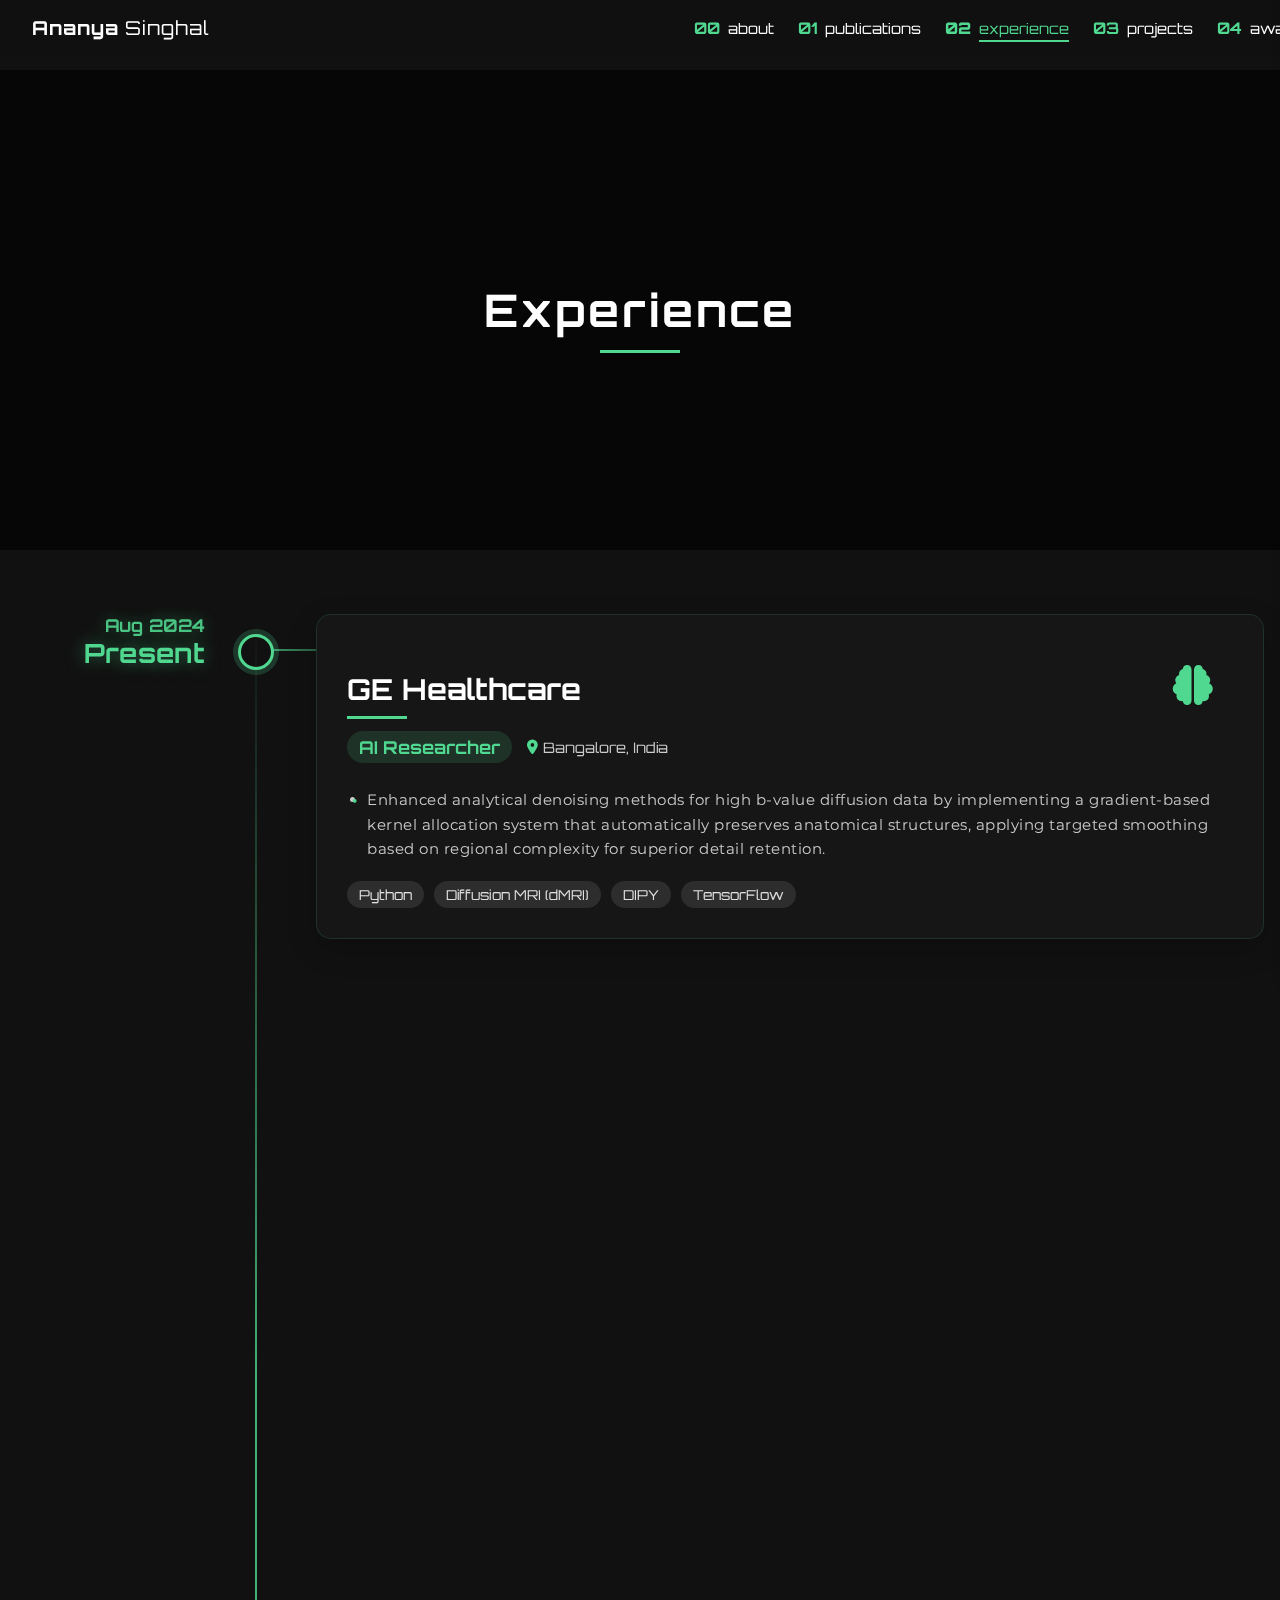
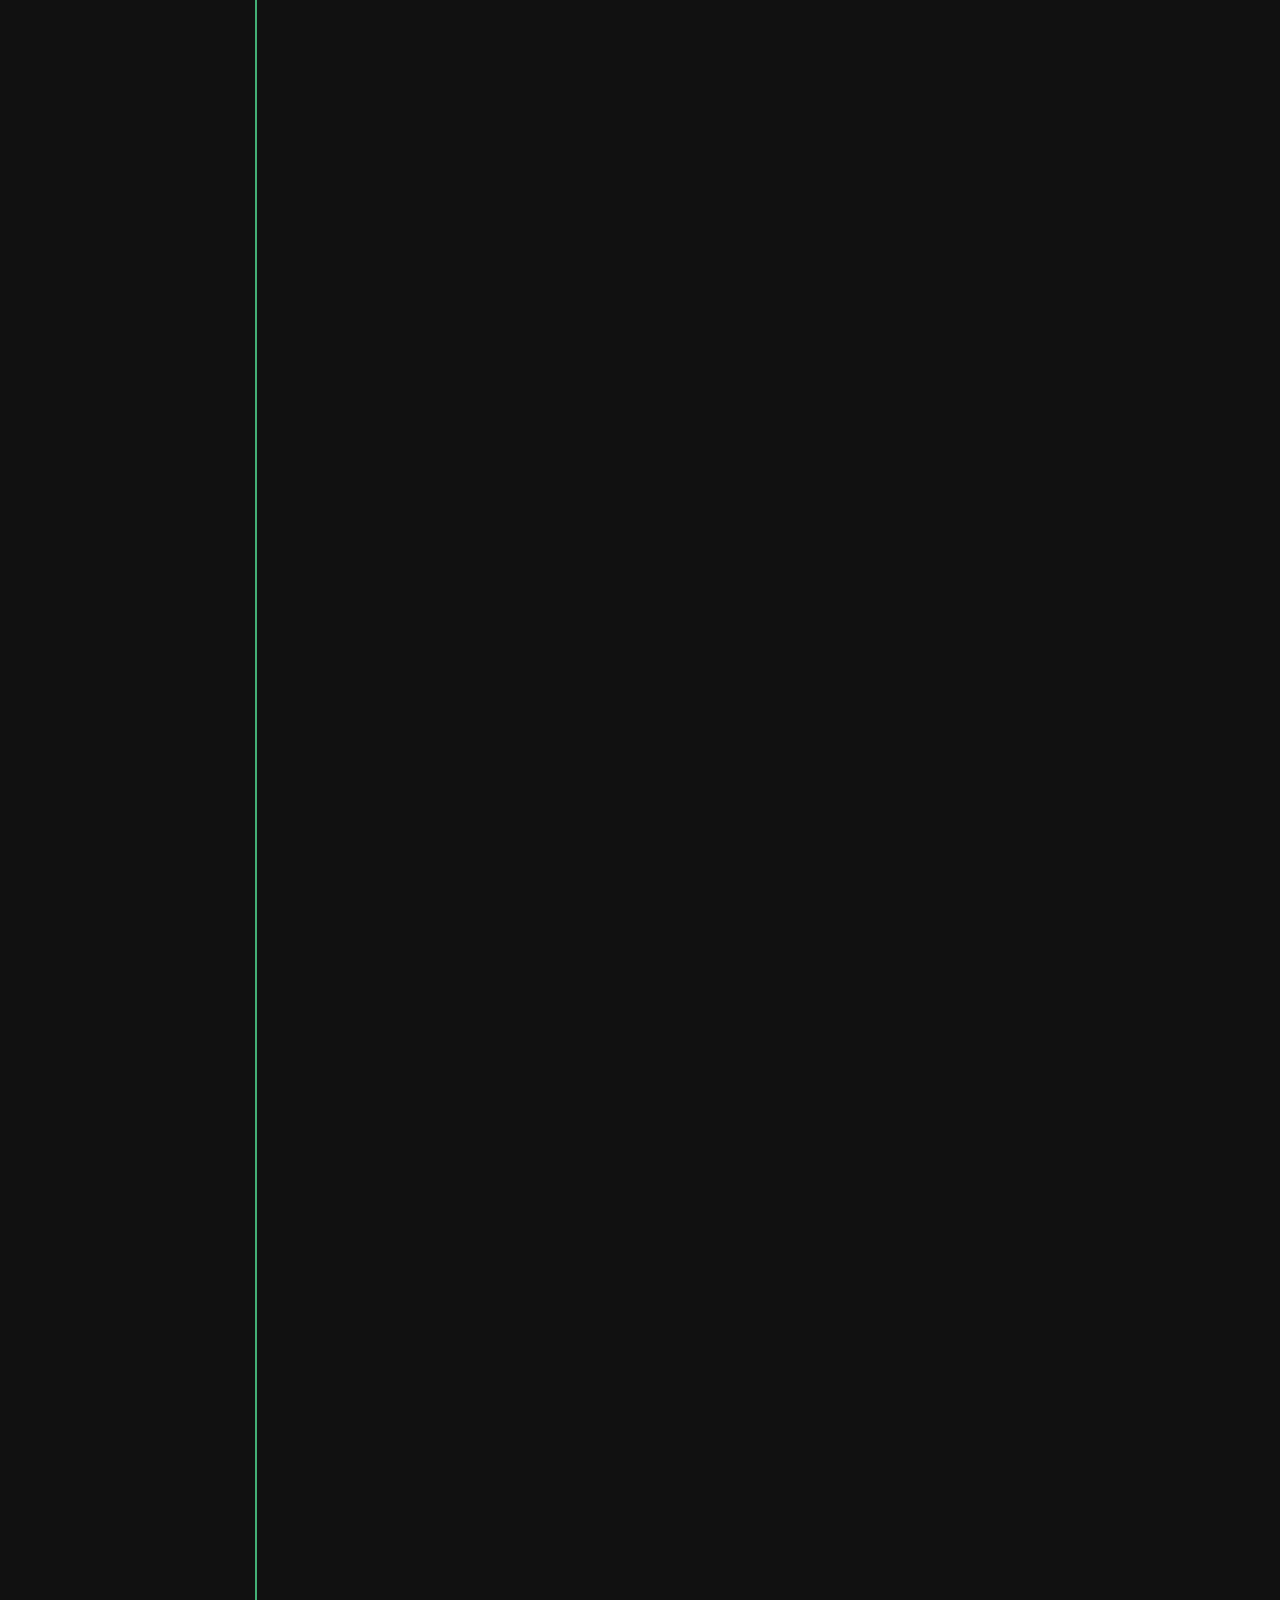
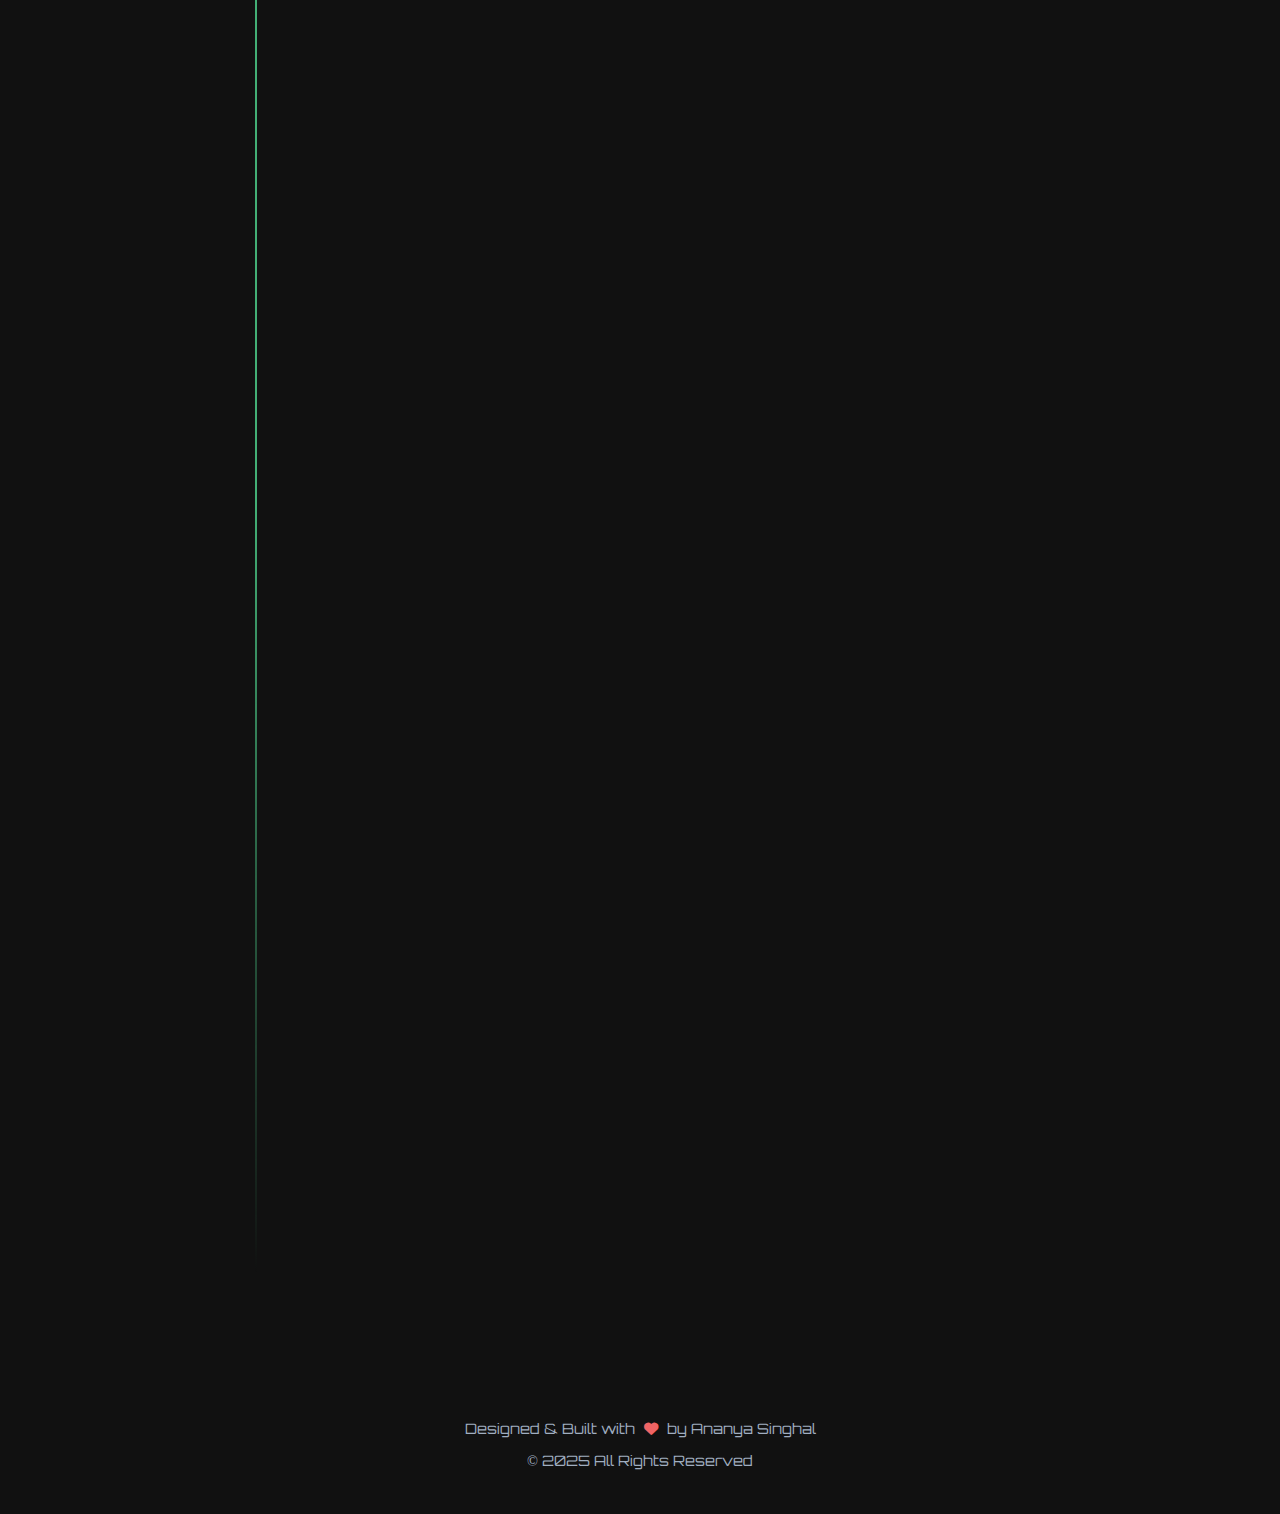
<file: experience.html>
<!DOCTYPE html>
<html lang="en">
  <head>
    <meta charset="UTF-8" />
    <meta name="viewport" content="width=device-width, initial-scale=1.0" />
    <title>Ananya Singhal - Experience</title>

    <!-- Links and Scripts -->
    <link rel="stylesheet" href="https://cdnjs.cloudflare.com/ajax/libs/font-awesome/6.5.1/css/all.min.css">
    <link
      href="https://cdn.jsdelivr.net/npm/bootstrap@5.0.0-beta2/dist/css/bootstrap.min.css"
      rel="stylesheet"
      integrity="sha384-BmbxuPwQa2lc/FVzBcNJ7UAyJxM6wuqIj61tLrc4wSX0szH/Ev+nYRRuWlolflfl"
      crossorigin="anonymous"
    />
    <link rel="icon" href="Screenshot 2021-06-16 225806.jpg" />
    <link href="https://unpkg.com/aos@2.3.1/dist/aos.css" rel="stylesheet" />
    <link rel="preconnect" href="https://fonts.gstatic.com" />
    <link
      href="https://fonts.googleapis.com/css2?family=Orbitron&display=swap"
      rel="stylesheet"
    />
    <link
      href="https://fonts.googleapis.com/css2?family=Montserrat:wght@300;400;500;600;700&display=swap"
      rel="stylesheet"
    />
    
    <!-- External CSS file -->
    <link rel="stylesheet" href="styles_experience.css" />
    <!-- Mobile Navigation CSS -->
    <link rel="stylesheet" href="mobile-nav.css" />
    
    <!-- Custom Style Overrides for Mobile Navigation -->
    <style>
      /* Mobile navigation container */
      .mobile-nav-container {
        position: fixed;
        top: 0;
        right: 0;
        width: 100%;
        padding: 20px;
        z-index: 1000;
        display: flex;
        justify-content: flex-end;
        pointer-events: none; /* Allow clicks to pass through to elements below */
      }
      
      /* Override hamburger menu positioning for index page */
      .hamburger-menu {
        position: relative;
        top: unset;
        right: unset;
        display: none;
        z-index: 1000;
        pointer-events: auto; /* Make hamburger clickable */
        background-color: rgba(17, 17, 17, 0.5); /* Semi-transparent background */
        backdrop-filter: blur(5px); /* Blur effect */
        border-radius: 4px; /* Rounded corners */
        cursor: pointer; /* Ensure cursor shows this is clickable */
      }
      
      /* Show hamburger menu only on mobile */
      @media only screen and (max-width: 992px) {
        .hamburger-menu {
          display: block;
        }
        
        .vertical-navigation {
          display: none;
        }
      }
      
      /* Ensure sidebar is visible when active */
      .mobile-sidebar.active {
        right: 0 !important;
        visibility: visible !important;
        transform: translateX(0) !important;
      }
      
      /* Custom style to remove underlines */
      .sidebar-item .nav-text::after {
        display: none !important;
      }
      
      .sidebar-item:hover .nav-text::after {
        display: none !important;
      }
    </style>
  </head>

  <body>
    <!-- Navigation Bar -->
    <nav class="main-nav">
      <div class="nav-container">
        <div class="nav-logo">
          <a href="index.html"><span class="bold-name">Ananya</span> Singhal</a>
        </div>
        <div class="nav-links">
          <a href="index.html" class="nav-item">
            <span class="nav-number">00</span>
            <span class="nav-text">about</span>
          </a>
          <a href="publications.html" class="nav-item">
            <span class="nav-number">01</span>
            <span class="nav-text">publications</span>
          </a>
          <a href="experience.html" class="nav-item active">
            <span class="nav-number active-number">02</span>
            <span class="nav-text active-text">experience</span>
          </a>
          <a href="projects.html" class="nav-item">
            <span class="nav-number">03</span>
            <span class="nav-text">projects</span>
          </a>
          <a href="awards.html" class="nav-item">
            <span class="nav-number">04</span>
            <span class="nav-text">awards</span>
          </a>
        </div>
      </div>
    </nav>
    
    <!-- Mobile Navigation (mimicking the structure from index.html) -->
    <div class="mobile-nav-container">
      <!-- Hamburger Menu Button on right side with inline onclick handler -->
      <div class="hamburger-menu" onclick="toggleMobileNav(event)">
        <div class="hamburger-icon">
          <span></span>
          <span></span>
          <span></span>
        </div>
      </div>
    </div>
    
    <!-- Mobile Sidebar Navigation (hidden by default) -->
    <div class="mobile-sidebar">
      <div class="sidebar-header">
        <!-- Removing the sidebar-close div that's creating the gray cross -->
      </div>
      <div class="sidebar-content">
        <a href="publications.html" class="sidebar-item">
          <span class="nav-number">01</span>
          <span class="nav-text">Publications</span>
        </a>
        <a href="experience.html" class="sidebar-item">
          <span class="nav-number">02</span>
          <span class="nav-text">Experience</span>
        </a>
        <a href="projects.html" class="sidebar-item">
          <span class="nav-number">03</span>
          <span class="nav-text">Projects</span>
        </a>
        <a href="awards.html" class="sidebar-item">
          <span class="nav-number">04</span>
          <span class="nav-text">Awards</span>
        </a>
      </div>
      <div class="sidebar-footer">
      </div>
    </div>
    
    <!-- Sidebar Overlay -->
    <div class="sidebar-overlay"></div>

    <!-- Header Background with Particles -->
    <div class="page-header">
      <div class="particle-container">
        <div class="wrap" id="particleWrap">
          <!-- Particles will be dynamically added here via JS -->
        </div>
      </div>
      <div class="header-overlay"></div>
      <div class="header-content">
        <h1>Experience</h1>
        <div class="header-subtitle">Professional Journey & Skills</div>
      </div>
    </div>

    <!-- TIMELINE EXPERIENCE LAYOUT -->
    <div class="timeline-container">
      <!-- Vertical Timeline Line -->
      <div class="timeline-line"></div>
      
      <!-- GE Experience -->
      <div class="timeline-item" data-aos="fade-up" data-aos-duration="1000">
        <div class="timeline-year">
          <span class="month">Aug 2024</span>
          <span class="year">Present</span>
        </div>
        <div class="timeline-node">
          <div class="timeline-dot"></div>
          <div class="timeline-connector"></div>
        </div>
        <div class="timeline-content">
          <div class="timeline-header">
            <div class="timeline-title-area">
              <h2 class="timeline-title">GE Healthcare</h2>
              <div class="timeline-company">
                <span class="company-badge">AI Researcher</span>
                <span class="company-location"><i class="fas fa-map-marker-alt"></i> Bangalore, India</span>
              </div>
            </div>
            <div class="timeline-logo">
              <i class="fa-solid fa-brain"></i>
            </div>
          </div>
          <div class="timeline-description">
            <ul>
              <li>Enhanced analytical denoising methods for high b-value diffusion data by implementing a gradient-based kernel allocation system that automatically preserves anatomical structures, applying targeted smoothing based on regional complexity for superior detail retention.</li>
              <!-- <li></li> -->
              <!-- <li></li> -->
            </ul>
          </div>
          <div class="timeline-skills">
            <span class="skill-tag">Python</span>
            <span class="skill-tag">Diffusion MRI (dMRI)</span>
            <span class="skill-tag">DIPY</span>
            <span class="skill-tag">TensorFlow</span>
            <!-- <span class="skill-tag">Git</span> -->
          </div>
        </div>
      </div>

      <!-- SNU - Reseach assistantship -->
      <div class="timeline-item" data-aos="fade-up" data-aos-duration="1000" data-aos-delay="200">
        <div class="timeline-year">
          <span class="month">May 2024</span>
          <span class="year">Aug 2024</span>
        </div>
        <div class="timeline-node">
          <div class="timeline-dot"></div>
          <div class="timeline-connector"></div>
        </div>
        <div class="timeline-content">
          <div class="timeline-header">
            <div class="timeline-title-area">
              <h2 class="timeline-title">Shiv Nadar Institute of Eminance</h2>
              <div class="timeline-company">
                <span class="company-badge">Research Assistant</span>
                <span class="company-location"><i class="fas fa-map-marker-alt"></i> Delhi NCR, India</span>
              </div>
            </div>
            <div class="timeline-logo">
              <i class="fa-solid fa-brain"></i>
            </div>
          </div>
          <div class="timeline-description">
            <ul>
              <li>Developed GraphNeuralMRI framework for early Alzheimer's disease detection using diffusion MRI data, achieving 98.9% accuracy in CN vs MCI classification and 97.99% in CN vs AD classification.</li>
              <li>Engineered histogram-based connectivity features from brain networks derived from tractography fiber counts, significantly outperforming traditional machine learning approaches (68-79% accuracy).</li>
              <li>Implemented and compared multiple graph neural network architectures (GCN, GAT, ARMAConv) in a transductive learning setup to capture subtle connectivity alterations characteristic of neurodegeneration stages.</li>
            </ul>
          </div>
          <div class="timeline-skills">
            <span class="skill-tag">Python</span>
            <span class="skill-tag">GNNs</span>
            <span class="skill-tag">Dipy</span>
            <!-- <span class="skill-tag">Python</span>
            <span class="skill-tag">Data Science</span> -->
          </div>
        </div>
      </div>
      
      <!-- Dell Experience 1 (SWE Intern) -->
      <div class="timeline-item" data-aos="fade-up" data-aos-duration="1000" data-aos-delay="200">
        <div class="timeline-year">
          <span class="month">Jan 2024</span>
          <span class="year">Aug 2024</span>
        </div>
        <div class="timeline-node">
          <div class="timeline-dot"></div>
          <div class="timeline-connector"></div>
        </div>
        <div class="timeline-content">
          <div class="timeline-header">
            <div class="timeline-title-area">
              <h2 class="timeline-title">Dell Technologies</h2>
              <div class="timeline-company">
                <span class="company-badge">SWE Intern</span>
                <span class="company-location"><i class="fas fa-map-marker-alt"></i> Bangalore, India</span>
              </div>
            </div>
            <div class="timeline-logo">
              <i class="fa-solid fa-laptop-code"></i>
            </div>
          </div>
          <div class="timeline-description">
            <ul>
              <li>Developed a ML model to estimate order fulfillment status and predict the likelihood of order sales based on configurations.</li>
              <li>Utilized SQL Server to analyze data and reduce idle inventory by identifying configurations less likely to sell.</li>
            </ul>
          </div>
          <div class="timeline-skills">
            <span class="skill-tag">SQL Server</span>
            <span class="skill-tag">Pandas</span>
            <span class="skill-tag">Scikit-learn</span>
            <span class="skill-tag">Python</span>
            <!-- <span class="skill-tag">Data Science</span> -->
          </div>
        </div>
      </div>

      
      
      <!-- Dell Experience 2 (Summer Intern) -->
      <div class="timeline-item" data-aos="fade-up" data-aos-duration="1000" data-aos-delay="300">
        <div class="timeline-year">
          <span class="month">May 2023</span>
          <span class="year">Aug 2023</span>
        </div>
        <div class="timeline-node">
          <div class="timeline-dot"></div>
          <div class="timeline-connector"></div>
        </div>
        <div class="timeline-content">
          <div class="timeline-header">
            <div class="timeline-title-area">
              <h2 class="timeline-title">Dell Technologies</h2>
              <div class="timeline-company">
                <span class="company-badge">Summer Intern</span>
                <span class="company-location"><i class="fas fa-map-marker-alt"></i> Bangalore, India</span>
              </div>
            </div>
            <div class="timeline-logo">
              <i class="fa-solid fa-laptop-code"></i>
            </div>
          </div>
          <div class="timeline-description">
            <ul>
              <li>Architected and deployed an internal knowledge management system using GPT4ALL, LangChain, FAISS vector database, and PyPDF2 that enables employees to query 100+ company documents through natural language, reducing information retrieval time. </li>
              <li>Implemented an end-to-end document processing pipeline with sentence-transformers for embedding generation, Chroma DB for efficient vector storage, and a Flask/FastAPI backend.</li>
            </ul>
          </div>
          <div class="timeline-skills">
            <!-- <span class="skill-tag">NLP</span> -->
            <span class="skill-tag">LangChain</span>
            <span class="skill-tag">GPT4ALL/LLMs</span>
            <span class="skill-tag">PyTorch</span>
            <span class="skill-tag">PyPDF2/PDF Processing</span>
            <span class="skill-tag">Python</span>
          </div>
        </div>
      </div>


      <!-- SNU - Undergrad. Researcher  -->
      <div class="timeline-item" data-aos="fade-up" data-aos-duration="1000" data-aos-delay="300">
        <div class="timeline-year">
          <span class="month">October 2022</span>
          <span class="year">Aug 2023</span>
        </div>
        <div class="timeline-node">
          <div class="timeline-dot"></div>
          <div class="timeline-connector"></div>
        </div>
        <div class="timeline-content">
          <div class="timeline-header">
            <div class="timeline-title-area">
              <h2 class="timeline-title">Shiv Nadar Institute of Eminance</h2>
              <div class="timeline-company">
                <span class="company-badge">Undergraduate Research Fellow</span>
                <span class="company-location"><i class="fas fa-map-marker-alt"></i> Bangalore, India</span>
              </div>
            </div>
            <div class="timeline-logo">
              <i class="fa-solid fa-brain"></i>
            </div>
          </div>
          <div class="timeline-description">
            <ul>
              <li> Investigated the potential of Transformer based deep learning techniques to accelerate the processing of diffusion tensor imaging (DTI) measures and improve the early diagnosis of Alzheimer's disease (AD) using sparse data on ADNI dataset</li>
              <li> The proposed model leverages the attention mechanism to generate quantitative measures of fractional anisotropy (FA), axial diffusivity (AxD), and mean diffusivity (MD) using 5 and 21 diffusion directions, making it useful for clinical diagnosis through reduced scanning time of more than half.</li>
            </ul>
          </div>
          <div class="timeline-skills">
            <span class="skill-tag">PyTorch</span>
            <span class="skill-tag">NiBable</span>
            <span class="skill-tag">SimpleITK</span>
            <span class="skill-tag">Tractography</span>
            <span class="skill-tag">FSL (FMRIB Software Library)</span>
            <span class="skill-tag">MRtrix3</span>
            <span class="skill-tag">Dipy (Diffusion Imaging in Python)</span>
            <span class="skill-tag">ANTs (Advanced Normalization Tools)</span>
            <!-- <span class="skill-tag"></span> -->
          </div>
        </div>
      </div>

      <!--ZKteco Research Intern) -->
      <div class="timeline-item" data-aos="fade-up" data-aos-duration="1000" data-aos-delay="300">
        <div class="timeline-year">
          <span class="month">July 2022</span>
          <span class="year">October 2022</span>
        </div>
        <div class="timeline-node">
          <div class="timeline-dot"></div>
          <div class="timeline-connector"></div>
        </div>
        <div class="timeline-content">
          <div class="timeline-header">
            <div class="timeline-title-area">
              <h2 class="timeline-title">ZKTeco</h2>
              <div class="timeline-company">
                <span class="company-badge">Research Intern</span>
                <span class="company-location"><i class="fas fa-map-marker-alt"></i> Bangalore, India</span>
              </div>
            </div>
            <div class="timeline-logo">
              <i class="fa-solid fa-user-check"></i>
            </div>
          </div>
          <div class="timeline-description">
            <ul>
              <li>Contributed to a multimodal biometric authentication system using finger vein and fingerprint data, enhancing spoof
                resistance through feature-level fusion. Supported preprocessing (CLAHE, ROI extraction) and deep learning-based
                verification using Siamese networks, achieving 95%+ accuracy.</li>
            </ul>
          </div>
          <div class="timeline-skills">
            <span class="skill-tag">TensorFlow</span>
            <span class="skill-tag">OpenCV</span>
            <span class="skill-tag">scikit-image</span>
            <span class="skill-tag">Siamese Networks</span>
            <span class="skill-tag">CLAHE (Contrast Limited Adaptive Histogram Equalization)</span>
            <span class="skill-tag">CNN/ResNet</span>
            <span class="skill-tag">NumPy/SciPy</span>
            <!-- <span class="skill-tag"></span> -->
          </div>
        </div>
      </div>


      <!--NUS Research Intern) -->
      <div class="timeline-item" data-aos="fade-up" data-aos-duration="1000" data-aos-delay="300">
        <div class="timeline-year">
          <span class="month">May 2022</span>
          <span class="year">Aug 2022</span>
        </div>
        <div class="timeline-node">
          <div class="timeline-dot"></div>
          <div class="timeline-connector"></div>
        </div>
        <div class="timeline-content">
          <div class="timeline-header">
            <div class="timeline-title-area">
              <h2 class="timeline-title">National University of Singapore</h2>
              <div class="timeline-company">
                <span class="company-badge">Academic Intern</span>
                <span class="company-location"><i class="fas fa-map-marker-alt"></i> Singapore</span>
              </div>
            </div>
            <div class="timeline-logo">
              <i class="fa-solid fa-video"></i>
            </div>
          </div>
          <div class="timeline-description">
            <ul>
              <li>Designed and developed a system for real-time violence detection through surveillance cameras by optimizing LRCN model that uses both CNN and LSTM. The model is trained on a novel dataset that consists of 150 videos each for 'Fight' and 'noFight'.</li>
              <li>Created a web-app using Steamlit that sends notifications and generates the map depicting exactly where the Fight is detected based on the database of the location of the surveillance cameras.</li>
            </ul>
          </div>
          <div class="timeline-skills">
            <span class="skill-tag">TensorFlow</span>
            <span class="skill-tag">OpenCV</span>
            <!-- <span class="skill-tag">LSTM/RNN</span> -->
            <span class="skill-tag">LRCN (CNN + LSTM)/</span>
            <span class="skill-tag">Streamlit</span>
            <span class="skill-tag">Google Maps API</span>
          </div>
        </div>
      </div>


      <!--IIT Hyd -->
      <div class="timeline-item" data-aos="fade-up" data-aos-duration="1000" data-aos-delay="300">
        <div class="timeline-year">
          <span class="month">May 2021</span>
          <span class="year">December 2021</span>
        </div>
        <div class="timeline-node">
          <div class="timeline-dot"></div>
          <div class="timeline-connector"></div>
        </div>
        <div class="timeline-content">
          <div class="timeline-header">
            <div class="timeline-title-area">
              <h2 class="timeline-title">International Institute of Information Technology Hyderabad (IIITH)</h2>
              <div class="timeline-company">
                <span class="company-badge">Research Intern @CVIT Lab</span>
                <span class="company-location"><i class="fas fa-map-marker-alt"></i> Hyderabad</span>
              </div>
            </div>
            <div class="timeline-logo">
              <i class="fa-solid fa-eye"></i>
            </div>
          </div>
          <div class="timeline-description">
            <ul>
              <li>Worked on a task of mitigating biasing of facial Recognition in Computer Vision under Dr. Anoop Namboodiri.</li>
              <li>Created a novel publicly available dataset of 30,000 face images pertaining to famous Indian personalities (identified by similarity score), along with a web annotation system. </li>
              <li>Mapped different races in terms of the average difference between two observable quantities, computed the error rate of facial recognition system in different parts of the space, and found a correlation between the accuracy and the location of the space.</li>
            </ul>
          </div>
          <div class="timeline-skills">
            <span class="skill-tag">PyTorch</span>
            <span class="skill-tag">OpenCV</span>
            <span class="skill-tag">Dlib</span>
            <span class="skill-tag">MTCNN</span>
            <!-- <span class="skill-tag">LLMs</span> -->
          </div>
        </div>
      </div>


      
    </div>

    <!-- Footer -->
    <div class="footer">
      <p>Designed & Built with <i class="fas fa-heart pulse"></i> by Ananya Singhal</p>
      <p>&copy; 2025 All Rights Reserved</p>
    </div>
    
    <!-- Scripts -->
    <script src="https://unpkg.com/aos@2.3.1/dist/aos.js"></script>
    <script>
      // Initialize AOS
      AOS.init();
      
      // Navigation scroll effect
      window.addEventListener('scroll', function() {
        const nav = document.querySelector('.main-nav');
        if (window.scrollY > 50) {
          nav.classList.add('nav-scrolled');
        } else {
          nav.classList.remove('nav-scrolled');
        }
      });
      
      // Intersection Observer for Timeline Year Animation
      const observerOptions = {
        root: null,
        rootMargin: '0px',
        threshold: 0.5
      };
      
      const observer = new IntersectionObserver((entries) => {
        entries.forEach(entry => {
          const yearElement = entry.target.querySelector('.timeline-year');
          if (entry.isIntersecting) {
            yearElement.classList.add('active');
          } else {
            yearElement.classList.remove('active');
          }
        });
      }, observerOptions);
      
      document.querySelectorAll('.timeline-item').forEach(item => {
        observer.observe(item);
      });
      
      // Particle Animation Setup
      document.addEventListener('DOMContentLoaded', function() {
        const particleWrap = document.getElementById('particleWrap');
        const totalParticles = 300;
        const orbSize = 300;
        const greenColor = '#50d890';
        
        // Create 300 particles
        for (let i = 1; i <= totalParticles; i++) {
          const particle = document.createElement('div');
          particle.className = 'c';
          
          // Generate random angles
          const randomZ = Math.random() * 360;
          const randomY = Math.random() * 360;
          
          // Set animation styles inline
          particle.style.animation = `orbit${i} 14s infinite`;
          particle.style.animationDelay = `${i * 0.01}s`;
          particle.style.backgroundColor = greenColor;
          
          // Add to DOM
          particleWrap.appendChild(particle);
          
          // Create keyframe animation for this specific particle
          const keyframes = `
            @keyframes orbit${i} {
              20% {
                opacity: 1;
              }
              30% {
                transform: rotateZ(-${randomZ}deg) rotateY(${randomY}deg) translateX(${orbSize}px) rotateZ(${randomZ}deg);
              }
              80% {
                transform: rotateZ(-${randomZ}deg) rotateY(${randomY}deg) translateX(${orbSize}px) rotateZ(${randomZ}deg);
                opacity: 1;
              }
              100% {
                transform: rotateZ(-${randomZ}deg) rotateY(${randomY}deg) translateX(${orbSize * 4}px) rotateZ(${randomZ}deg);
              }
            }
          `;
          
          // Add keyframes to the document
          const style = document.createElement('style');
          style.innerHTML = keyframes;
          document.head.appendChild(style);
        }
      });
    </script>
    <!-- Include navigation.js for mobile menu functionality -->
    <script src="navigation.js"></script>
    
    <!-- Page-specific mobile navigation fix -->
    <script>
      // Wait for DOM to be fully loaded
      document.addEventListener('DOMContentLoaded', function() {
        // Get the hamburger menu and related elements
        const hamburger = document.querySelector('.hamburger-menu');
        const hamburgerIcon = document.querySelector('.hamburger-icon');
        const mobileSidebar = document.querySelector('.mobile-sidebar');
        const sidebarOverlay = document.querySelector('.sidebar-overlay');
        
        // Explicitly add click event to hamburger for index page
        if (hamburger) {
          hamburger.addEventListener('click', function() {
            console.log('Experience page hamburger clicked');
            hamburgerIcon.classList.toggle('hamburger-active');
            mobileSidebar.classList.toggle('active');
            sidebarOverlay.classList.toggle('active');
            
            if (mobileSidebar.classList.contains('active')) {
              document.body.style.overflow = 'hidden';
            } else {
              document.body.style.overflow = '';
            }
          });
        }
        
        // Explicitly add click event to overlay
        if (sidebarOverlay) {
          sidebarOverlay.addEventListener('click', function() {
            console.log('Experience page overlay clicked');
            hamburgerIcon.classList.remove('hamburger-active');
            mobileSidebar.classList.remove('active');
            sidebarOverlay.classList.remove('active');
            document.body.style.overflow = '';
          });
        }
        
        // Also handle click on sidebar items
        document.querySelectorAll('.sidebar-item').forEach(item => {
          item.addEventListener('click', function() {
            hamburgerIcon.classList.remove('hamburger-active');
            mobileSidebar.classList.remove('active');
            sidebarOverlay.classList.remove('active');
            document.body.style.overflow = '';
          });
        });
      });
      
      // Function to toggle mobile navigation
      function toggleMobileNav(event) {
        event.stopPropagation();
        const hamburgerIcon = document.querySelector('.hamburger-icon');
        const mobileSidebar = document.querySelector('.mobile-sidebar');
        const sidebarOverlay = document.querySelector('.sidebar-overlay');
        
        hamburgerIcon.classList.toggle('hamburger-active');
        mobileSidebar.classList.toggle('active');
        sidebarOverlay.classList.toggle('active');
        
        if (mobileSidebar.classList.contains('active')) {
          document.body.style.overflow = 'hidden';
        } else {
          document.body.style.overflow = '';
        }
      }
    </script>
  </body>
</html>
</file>
<file: styles_experience.css>
/* Base Styles */
body {
  background-color: #111;
  color: #fff;
  font-family: Orbitron;
  margin: 0;
  padding: 0;
  overflow-x: hidden;
} 

/* Navigation Bar */
.main-nav {
  position: fixed;
  top: 0;
  left: 0;
  width: 100%;
  background-color: rgba(17, 17, 17, 0.9);
  padding: 1rem 2rem;
  z-index: 100;
  transition: all 0.3s ease;
  backdrop-filter: blur(5px);
}

.nav-scrolled {
  box-shadow: 0 2px 10px rgba(0, 0, 0, 0.3);
  background-color: rgba(17, 17, 17, 0.95);
}

.nav-container {
  display: flex;
  justify-content: space-between;
  align-items: center;
  max-width: 1400px;
  margin: 0 auto;
}

.nav-logo a {
  color: white;
  text-decoration: none;
  font-size: 1.2rem;
  letter-spacing: 1px;
  transition: color 0.3s ease;
}

.nav-logo a:hover {
  color: #50d890;
}

.bold-name {
  font-weight: 700;
}

.nav-links {
  display: flex;
  gap: 1.5rem;
}

.nav-item {
  display: flex;
  align-items: center;
  gap: 0.5rem;
  text-decoration: none;
  color: white;
  transition: all 0.3s ease;
}

.nav-number {
  color: #50d890;
  font-weight: 700;
  font-size: 1rem;
}

.nav-text {
  position: relative;
  font-size: 0.9rem;
  text-transform: lowercase;
}

.nav-text::after {
  content: '';
  position: absolute;
  width: 0;
  height: 2px;
  bottom: -5px;
  left: 0;
  background-color: #50d890;
  visibility: hidden;
  transition: all 0.3s ease;
}

.nav-item:hover .nav-text::after {
  visibility: visible;
  width: 100%;
  background-color: #50d890;
}

.active-number, .active .nav-number {
  color: #50d890;
  font-weight: 900;
}

.active-text, .active .nav-text {
  color: #50d890;
}

.active .nav-text::after, .active-text::after {
  visibility: visible;
  width: 100%;
  background-color: #50d890;
}

/* Page Header with Particles */
.page-header {
  position: relative;
  height: 400px;
  overflow: hidden;
  display: flex;
  align-items: center;
  justify-content: center;
  color: white;
  margin-bottom: 4rem;
  padding: 40px 20px;
  margin-top: 70px;
}

/* Particle Animation Styles */
.particle-container {
  position: absolute;
  top: 0;
  left: 0;
  width: 100%;
  height: 100%;
  z-index: 0;
  overflow: hidden;
}

.wrap {
  position: absolute;
  top: 50%;
  left: 50%;
  width: 0; 
  height: 0; 
  transform-style: preserve-3d;
  perspective: 1000px;
  animation: rotate 14s infinite linear;
}

@keyframes rotate {
  100% {
    transform: rotateY(360deg) rotateX(360deg);
  }
}

.c {
  position: absolute;
  width: 4px;
  height: 4px;
  border-radius: 50%;
  opacity: 0; 
}

.header-overlay {
  position: absolute;
  top: 0;
  left: 0;
  width: 100%;
  height: 100%;
  background: rgba(0, 0, 0, 0.6);
  z-index: 1;
}

.header-content {
  position: relative;
  z-index: 2;
  text-align: center;
  padding: 20px;
}

.page-header h1 {
  font-size: 2.8rem;
  margin-bottom: 1rem;
  letter-spacing: 3px;
  position: relative;
  padding-bottom: 15px;
}

.page-header h1::after {
  content: "";
  position: absolute;
  bottom: 0;
  left: 50%;
  transform: translateX(-50%);
  width: 80px;
  height: 3px;
  background-color: #50d890;
}

.header-subtitle {
  display: none;
}

/* Timeline Container */
.timeline-container {
  max-width: 1400px;
  margin: 0 auto;
  padding: 0 1rem;
  position: relative;
}

/* Timeline Vertical Line */
.timeline-line {
  position: absolute;
  left: 255px;
  top: 0;
  bottom: 0;
  width: 2px;
  background: linear-gradient(to bottom, 
    rgba(80, 216, 144, 0) 0%,
    rgba(80, 216, 144, 0.8) 20%, 
    rgba(80, 216, 144, 0.8) 80%,
    rgba(80, 216, 144, 0) 100%);
  z-index: 1;
}

/* Experience Item in Timeline Layout */
.timeline-item {
  display: grid;
  grid-template-columns: 180px 80px 1fr;
  grid-gap: 20px;
  margin-bottom: 100px;
  position: relative;
}

/* Year Column */
.timeline-year {
  text-align: right;
  color: #50d890;
  font-weight: 700;
  opacity: 0.8;
  transition: all 0.5s ease;
  padding-top: 15px;
  position: relative;
  z-index: 2;
  display: flex;
  flex-direction: column;
  align-items: flex-end;
}

.timeline-year .year {
  font-size: 1.5rem;
}

.timeline-year .month {
  font-size: 1rem;
  opacity: 0.9;
}

.timeline-year.active {
  opacity: 1;
  transform: scale(1.1);
  text-shadow: 0 0 15px rgba(80, 216, 144, 0.5);
}

/* Node Column */
.timeline-node {
  position: relative;
  display: flex;
  justify-content: center;
  z-index: 2;
}

.timeline-dot {
  width: 30px;
  height: 30px;
  background-color: #111;
  border: 3px solid #50d890;
  border-radius: 50%;
  margin-top: 20px;
  position: relative;
  z-index: 3;
  transition: all 0.5s ease;
  box-shadow: 0 0 0 5px rgba(80, 216, 144, 0.2);
}

.timeline-item:hover .timeline-dot {
  transform: scale(1.3);
  background-color: #50d890;
  box-shadow: 0 0 0 8px rgba(80, 216, 144, 0.3), 0 0 20px rgba(80, 216, 144, 0.5);
}

/* Horizontal connectors */
.timeline-connector {
  position: absolute;
  top: 35px;
  left: 30px;
  width: 70px;
  height: 2px;
  background: linear-gradient(to right, rgba(80, 216, 144, 0.8), rgba(80, 216, 144, 0.4));
  z-index: 1;
}

/* Content Column */
.timeline-content {
  background-color: rgba(30, 30, 30, 0.4);
  border-radius: 15px;
  padding: 30px;
  transition: all 0.5s ease;
  border: 1px solid rgba(80, 216, 144, 0.15);
  box-shadow: 0 10px 30px rgba(0, 0, 0, 0.2);
  position: relative;
  z-index: 2;
}

.timeline-item:hover .timeline-content {
  transform: translateY(-5px);
  box-shadow: 0 15px 40px rgba(0, 0, 0, 0.3);
  border-color: rgba(80, 216, 144, 0.3);
  background-color: rgba(30, 30, 30, 0.6);
}

/* Content Styles */
.timeline-header {
  display: flex;
  justify-content: space-between;
  align-items: flex-start;
  margin-bottom: 20px;
  flex-wrap: wrap;
}

.timeline-title-area {
  flex: 1;
  min-width: 250px;
}

.timeline-title {
  font-size: 1.8rem;
  color: white;
  margin-bottom: 12px;
  line-height: 1.4;
  position: relative;
  padding-bottom: 10px;
}

.timeline-title::after {
  content: "";
  position: absolute;
  bottom: 0;
  left: 0;
  width: 60px;
  height: 3px;
  background-color: #50d890;
}

.timeline-company {
  display: flex;
  align-items: center;
  gap: 15px;
  margin-bottom: 5px;
  flex-wrap: wrap;
}

.company-badge {
  background-color: rgba(80, 216, 144, 0.15);
  color: #50d890;
  padding: 5px 12px;
  border-radius: 20px;
  font-size: 1.1rem;
  font-weight: bold;
  display: inline-flex;
  align-items: center;
  text-decoration: none;
  transition: all 0.3s ease;
}

.company-badge:hover {
  background-color: rgba(80, 216, 144, 0.25);
  color: #50d890;
}

.company-location {
  color: #cccccc;
  font-size: 0.9rem;
  display: inline-flex;
  align-items: center;
}

.company-location i {
  margin-right: 5px;
  color: #50d890;
}

.timeline-logo {
  width: 80px;
  height: 80px;
  display: flex;
  align-items: center;
  justify-content: center;
  border-radius: 10px;
  overflow: hidden;
  margin-left: 20px;
}

.timeline-logo i {
  font-size: 40px;
  color: #50d890;
}

.timeline-description {
  color: #cccccc;
  margin-bottom: 20px;
  font-size: 0.95rem;
  line-height: 1.6;
  font-family: 'Montserrat', sans-serif;
  letter-spacing: 0.5px;
}

.timeline-description ul {
  padding-left: 20px;
  margin-bottom: 15px;
}

.timeline-description li {
  margin-bottom: 10px;
  position: relative;
}

.timeline-description li::before {
  content: "•";
  color: #50d890;
  font-weight: bold;
  display: inline-block;
  width: 1em;
  margin-left: -1em;
}

.timeline-skills {
  display: flex;
  flex-wrap: wrap;
  gap: 10px;
  margin-top: 20px;
}

.skill-tag {
  background-color: rgba(255, 255, 255, 0.1);
  color: #e0e0e0;
  padding: 5px 12px;
  border-radius: 20px;
  font-size: 0.85rem;
  display: inline-flex;
  align-items: center;
  transition: all 0.3s ease;
}

.skill-tag:hover {
  background-color: rgba(80, 216, 144, 0.15);
  color: #50d890;
  transform: translateY(-3px);
}

/* Footer */
.footer {
  text-align: center;
  padding: 30px 0;
  margin-top: 50px;
  color: #a0aec0;
  font-size: 0.9rem;
}

.footer .fa-heart {
  color: #f06464;
  margin: 0 5px;
}

.pulse {
  animation: pulse 1.5s infinite;
}

@keyframes pulse {
  0% {
    transform: scale(1);
  }
  50% {
    transform: scale(1.2);
  }
  100% {
    transform: scale(1);
  }
}

/* Add additional timeline items with animation */
.timeline-item:nth-child(even) .timeline-dot {
  animation: pulse-even 4s infinite;
}

.timeline-item:nth-child(odd) .timeline-dot {
  animation: pulse-odd 4s infinite;
}

@keyframes pulse-even {
  0%, 100% {
    box-shadow: 0 0 0 5px rgba(80, 216, 144, 0.2);
  }
  50% {
    box-shadow: 0 0 0 10px rgba(80, 216, 144, 0.3);
  }
}

@keyframes pulse-odd {
  0%, 100% {
    box-shadow: 0 0 0 5px rgba(80, 216, 144, 0.2);
  }
  50% {
    box-shadow: 0 0 0 10px rgba(80, 216, 144, 0.3);
  }
}

/* Media Queries */
@media (max-width: 992px) {
  .timeline-line {
    left: 130px;
  }
  
  .timeline-item {
    grid-template-columns: 130px 60px 1fr;
    grid-gap: 15px;
  }
  
  .timeline-connector {
    width: 50px;
    left: 20px;
  }
  
  .timeline-year .year {
    font-size: 1.3rem;
  }
  
  .timeline-year .month {
    font-size: 0.9rem;
  }
}

@media (max-width: 768px) {
  .page-header h1 {
    font-size: 2.2rem;
  }
  
  .header-subtitle {
    font-size: 1rem;
  }
  
  .timeline-line {
    left: 35px;
  }
  
  .timeline-item {
    grid-template-columns: 70px 1fr;
    grid-template-areas: 
      "node year"
      "node content";
  }
  
  .timeline-year {
    grid-area: year;
    text-align: left;
    padding-left: 30px;
    align-items: flex-start;
  }
  
  .timeline-year .year {
    font-size: 1.2rem;
  }
  
  .timeline-year .month {
    font-size: 0.8rem;
  }
  
  .timeline-node {
    grid-area: node;
    justify-content: flex-start;
    padding-left: 20px;
  }
  
  .timeline-content {
    grid-area: content;
    margin-top: 10px;
  }
  
  .timeline-connector {
    width: 40px;
    left: 35px;
    transform: rotate(90deg);
    top: 60px;
    display: none; /* Hide timeline connector on mobile */
  }
  
  .timeline-title {
    font-size: 1.5rem;
  }
  
  .timeline-header {
    flex-direction: column;
  }
  
  .timeline-logo {
    margin-left: 0;
    margin-bottom: 15px;
  }
}

@media (max-width: 576px) {
  .page-header h1 {
    font-size: 2rem;
  }
  
  .header-subtitle {
    font-size: 0.9rem;
  }
  
  .timeline-title {
    font-size: 1.3rem;
  }
  
  .timeline-content {
    padding: 20px;
  }
}

/* Hamburger Menu Styles */
.hamburger-menu {
  display: none; /* Hidden by default on desktop */
  position: relative;
  z-index: 1000;
  cursor: pointer;
  padding: 10px;
  background-color: transparent;
  border-radius: 2px;
  transition: transform 0.3s ease;
}

.hamburger-menu:hover {
  transform: scale(1.1);
}

.hamburger-icon {
  width: 28px;
  height: 20px;
  position: relative;
  transform: rotate(0deg);
  transition: 0.5s ease-in-out;
}

.hamburger-icon span {
  display: block;
  position: absolute;
  height: 2px;
  width: 100%;
  background: #50d890;
  border-radius: 0;
  opacity: 1;
  left: 0;
  transform: rotate(0deg);
  transition: .25s ease-in-out;
  box-shadow: 0 0 8px rgba(80, 216, 144, 0.7);
}

.hamburger-icon span:nth-child(1) {
  top: 0px;
  width: 60%;
  right: 0;
  left: auto;
}

.hamburger-icon span:nth-child(2) {
  top: 9px;
}

.hamburger-icon span:nth-child(3) {
  top: 18px;
  width: 75%;
}

.hamburger-active span {
  box-shadow: 0 0 10px rgba(80, 216, 144, 0.9);
}

.hamburger-active span:nth-child(1) {
  top: 9px;
  width: 100%;
  left: 0;
  transform: rotate(135deg);
}

.hamburger-active span:nth-child(2) {
  opacity: 0;
  left: -60px;
}

.hamburger-active span:nth-child(3) {
  top: 9px;
  width: 100%;
  transform: rotate(-135deg);
}

/* Mobile Sidebar Styles */
.mobile-sidebar {
  position: fixed;
  top: 0;
  right: -350px; /* Off-screen by default */
  width: 280px;
  height: 100vh;
  background-color: #111111;
  box-shadow: -2px 0 20px rgba(0, 0, 0, 0.4);
  z-index: 999;
  transition: right 0.3s ease;
  overflow-y: auto;
  padding: 60px 25px 25px;
  border-left: 1px solid rgba(0, 0, 0, 0.2);
}

.mobile-sidebar.active {
  right: 0; /* Slide in when active */
}

.sidebar-header {
  display: flex;
  justify-content: flex-end;
  align-items: center;
  margin-bottom: 40px;
  padding-bottom: 15px;
  border-bottom: none;
  position: absolute;
  top: 20px;
  left: 25px;
  right: 25px;
}

.sidebar-close {
  position: relative;
  width: 24px;
  height: 24px;
  cursor: pointer;
}

.sidebar-close:before,
.sidebar-close:after {
  content: '';
  position: absolute;
  width: 100%;
  height: 2px;
  background-color: #50d890;
  top: 50%;
  left: 0;
  transition: background-color 0.3s ease;
}

.sidebar-close:before {
  transform: rotate(45deg);
}

.sidebar-close:after {
  transform: rotate(-45deg);
}

.sidebar-close:hover:before,
.sidebar-close:hover:after {
  background-color: #ffffff;
}

.sidebar-content {
  display: flex;
  flex-direction: column;
  gap: 15px;
  margin-top: 65px;
}

.sidebar-item {
  display: flex;
  align-items: center;
  gap: 10px;
  text-decoration: none;
  color: white;
  padding: 12px;
  transition: all 0.25s ease;
  background-color: transparent;
  border-bottom: none;
}

.sidebar-item:hover {
  transform: translateX(5px);
  background-color: transparent;
  border-bottom: none;
}

.sidebar-item .nav-number {
  color: #50d890;
  font-size: 1.1rem;
  opacity: 0.8;
}

.sidebar-item .nav-text {
  font-size: 0.95rem;
  letter-spacing: 0.5px;
}

.sidebar-item:hover .nav-number {
  opacity: 1;
}

.sidebar-overlay {
  position: fixed;
  top: 0;
  left: 0;
  width: 100%;
  height: 100%;
  background-color: rgba(0, 0, 0, 0.7);
  z-index: 998;
  opacity: 0;
  visibility: hidden;
  transition: opacity 0.3s ease;
}

.sidebar-overlay.active {
  opacity: 1;
  visibility: visible;
}

/* Show hamburger only on mobile */
@media only screen and (max-width: 992px) {
  .hamburger-menu {
    display: block;
  }
  
  .nav-links {
    display: none; /* Hide the default navigation on mobile */
  }
}

/* Ensure proper sidebar behavior on smaller screens */
@media only screen and (max-width: 480px) {
  .mobile-sidebar {
    width: 85%; /* Wider sidebar on very small screens */
  }
}
</file>
<file: mobile-nav.css>
/* Hamburger Menu Styles - Futuristic redesign */
.hamburger-menu {
  display: none; /* Hidden by default on desktop */
  position: fixed;
  top: 20px;
  right: 20px;
  z-index: 1000;
  cursor: pointer;
  padding: 10px;
  background-color: transparent;
  border-radius: 2px;
  transition: transform 0.3s ease;
}

.hamburger-menu:hover {
  transform: scale(1.1);
}

.hamburger-icon {
  width: 28px;
  height: 20px;
  position: relative;
  transform: rotate(0deg);
  transition: 0.5s ease-in-out;
}

.hamburger-icon span {
  display: block;
  position: absolute;
  height: 2px;
  width: 100%;
  background: #50d890;
  border-radius: 0;
  opacity: 1;
  left: 0;
  transform: rotate(0deg);
  transition: .25s ease-in-out;
  box-shadow: 0 0 8px rgba(80, 216, 144, 0.7);
}

.hamburger-icon span:nth-child(1) {
  top: 0px;
  width: 60%;
  right: 0;
  left: auto;
}

.hamburger-icon span:nth-child(2) {
  top: 9px;
}

.hamburger-icon span:nth-child(3) {
  top: 18px;
  width: 75%;
}

.hamburger-active span {
  box-shadow: 0 0 10px rgba(80, 216, 144, 0.9);
}

.hamburger-active span:nth-child(1) {
  top: 9px;
  width: 100%;
  left: 0;
  transform: rotate(135deg);
}

.hamburger-active span:nth-child(2) {
  opacity: 0;
  left: -60px;
}

.hamburger-active span:nth-child(3) {
  top: 9px;
  width: 100%;
  transform: rotate(-135deg);
}

/* Mobile Sidebar Styles - Clean, minimal redesign */
.mobile-sidebar {
  position: fixed;
  top: 0;
  right: -350px; /* Increase negative position to ensure it's completely off-screen */
  width: 280px;
  height: 100vh;
  background-color: #111111;
  box-shadow: -2px 0 20px rgba(0, 0, 0, 0.4);
  z-index: 999;
  transition: right 0.3s ease, transform 0.3s ease;
  overflow-y: auto;
  padding: 60px 25px 25px;
  border-left: 1px solid rgba(0, 0, 0, 0.2);
  transform: translateX(0); /* Added to ensure proper positioning */
}

.mobile-sidebar.active {
  right: 0; /* Slide in when active */
  transform: translateX(0); /* Ensure no transform is applied when active */
}

.sidebar-header {
  display: flex;
  justify-content: flex-end;
  align-items: center;
  margin-bottom: 40px;
  padding-bottom: 15px;
  border-bottom: none;
  position: absolute;
  top: 20px;
  left: 25px;
  right: 25px;
}

.sidebar-logo {
  font-size: 1.4rem;
  font-weight: bold;
  color: #ffffff;
  letter-spacing: 1px;
}

.sidebar-close {
  font-size: 0.9rem;
  color: rgba(255, 255, 255, 0.5);
  cursor: pointer;
  transition: color 0.3s ease;
  text-transform: lowercase;
  letter-spacing: 1px;
  position: relative;
  width: 30px;
  height: 30px;
  padding: 15px;
  margin: -15px;
  /* Hide sidebar-close except when inside the active sidebar */
  visibility: hidden;
}

/* Only show the sidebar-close element when the sidebar is active */
.mobile-sidebar.active .sidebar-close {
  visibility: visible;
}

.sidebar-close:before, .sidebar-close:after {
  content: '';
  position: absolute;
  width: 25px;
  height: 2px;
  background-color: rgba(255, 255, 255, 0.7);
  top: 50%;
  left: 50%;
  transform: translate(-50%, -50%) rotate(45deg);
  transition: all 0.3s ease;
}

.sidebar-close:after {
  transform: translate(-50%, -50%) rotate(-45deg);
}

.sidebar-close:hover:before, .sidebar-close:hover:after {
  background-color: #50d890;
}

.sidebar-subtitle {
  font-size: 0.8rem;
  color: rgba(255, 255, 255, 0.5);
  margin-bottom: 25px;
  letter-spacing: 1px;
  text-transform: uppercase;
}

.sidebar-content {
  display: flex;
  flex-direction: column;
  gap: 15px;
  margin-top: 65px;
}

.sidebar-item {
  display: flex;
  align-items: center;
  gap: 10px;
  text-decoration: none;
  color: white;
  padding: 12px;
  transition: all 0.25s ease;
  background-color: transparent;
  border-bottom: none;
}

.sidebar-item:hover {
  transform: translateX(5px);
  background-color: transparent;
  border-bottom: none;
}

/* Fixed color styling for sidebar items */
.sidebar-item .nav-number {
  color: #50d890;
  font-size: 1.1rem;
  opacity: 0.8;
}

.sidebar-item .nav-text {
  color: white; /* Explicitly set to white */
  font-size: 0.95rem;
  letter-spacing: 0.5px;
}

.sidebar-item:hover .nav-number {
  opacity: 1;
}

.sidebar-item:hover .nav-text {
  color: white; /* Keep text white on hover */
}

.sidebar-footer {
  margin-top: 40px;
  padding-top: 15px;
  border-top: none;
}

.sidebar-copyright {
  font-size: 0.7rem;
  color: rgba(255, 255, 255, 0.3);
  margin-top: 5px;
  text-align: center;
}

.sidebar-overlay {
  position: fixed;
  top: 0;
  left: 0;
  width: 100%;
  height: 100%;
  background-color: rgba(0, 0, 0, 0.7);
  z-index: 998;
  opacity: 0;
  visibility: hidden;
  transition: opacity 0.3s ease, visibility 0.3s ease;
  pointer-events: none;
}

.sidebar-overlay.active {
  opacity: 1;
  visibility: visible;
  pointer-events: auto;
}

/* Show hamburger only on mobile */
@media only screen and (max-width: 992px) {
  .hamburger-menu {
    display: block;
  }
  
  .nav-links {
    display: none; /* Hide the default navigation */
  }
}

/* Ensure proper sidebar behavior on smaller screens */
@media only screen and (max-width: 480px) {
  .mobile-sidebar {
    width: 85%; /* Wider sidebar on very small screens */
  }
}
</file>
